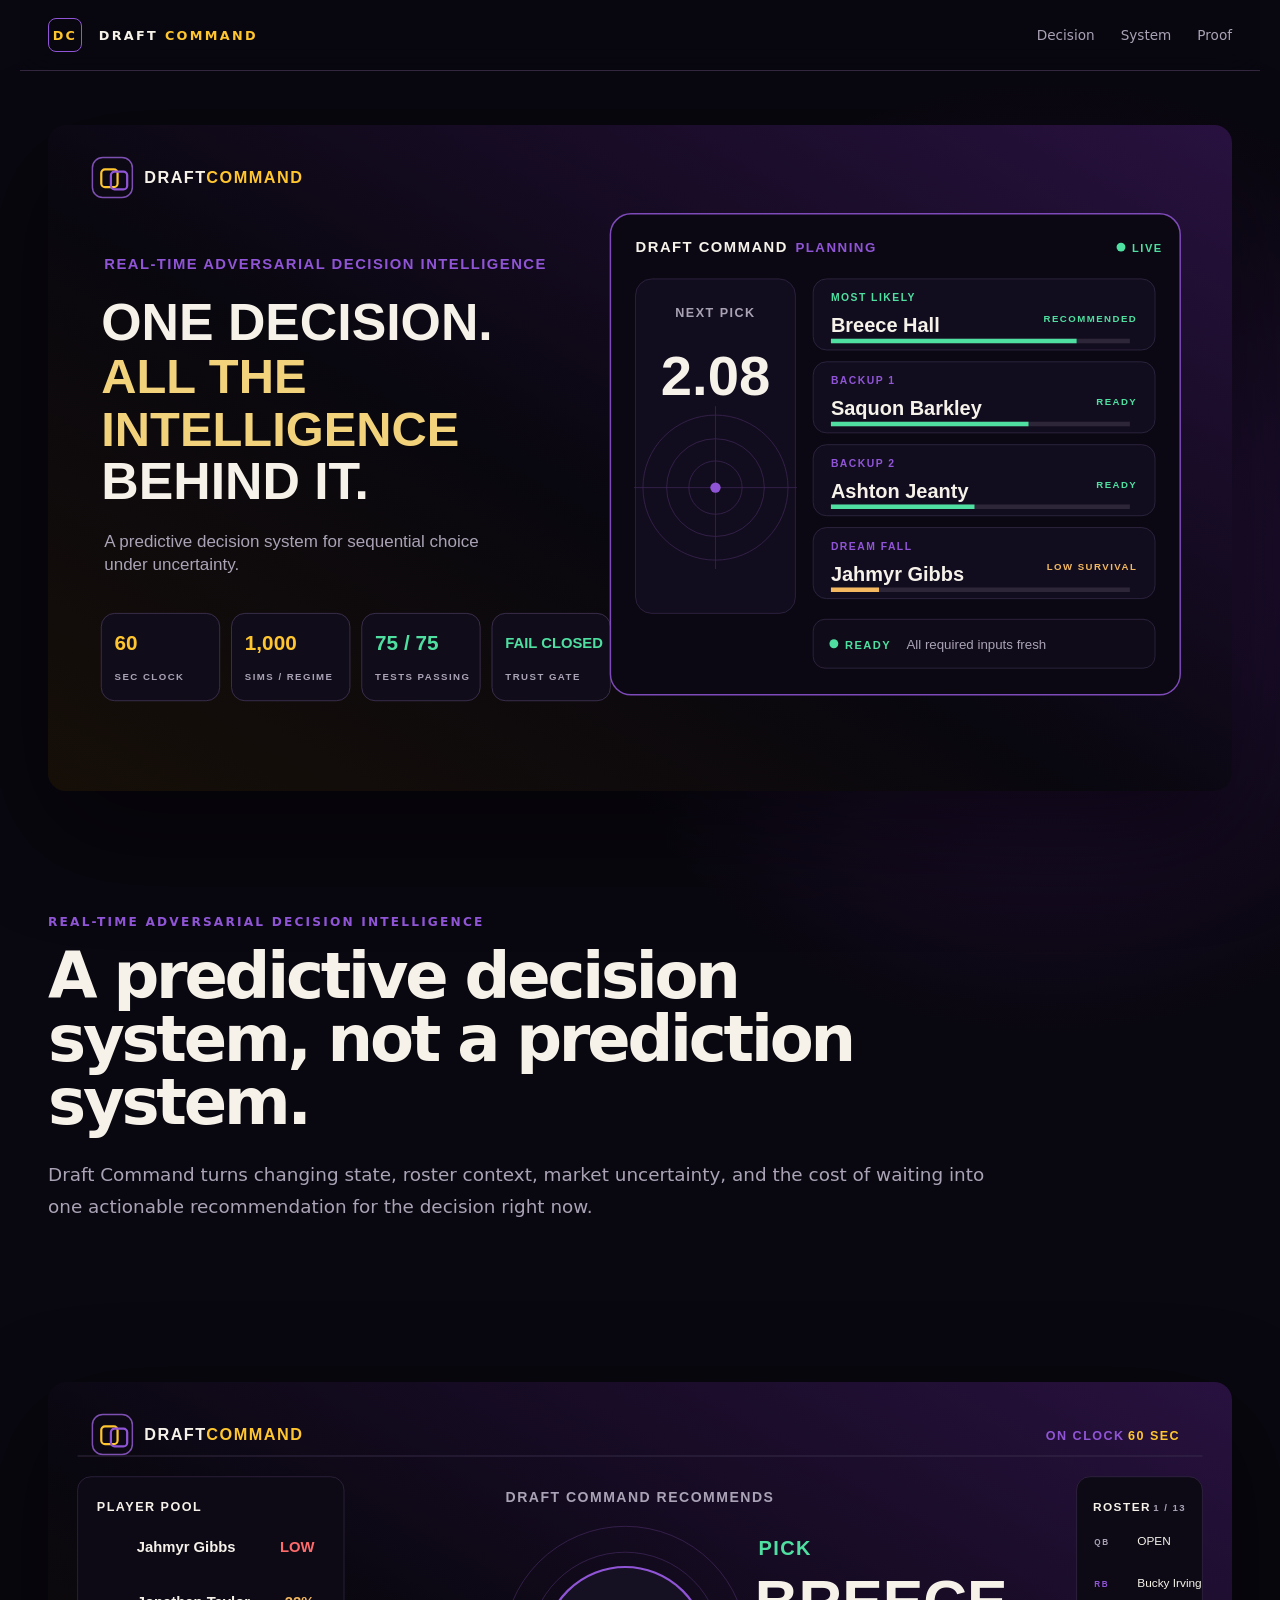
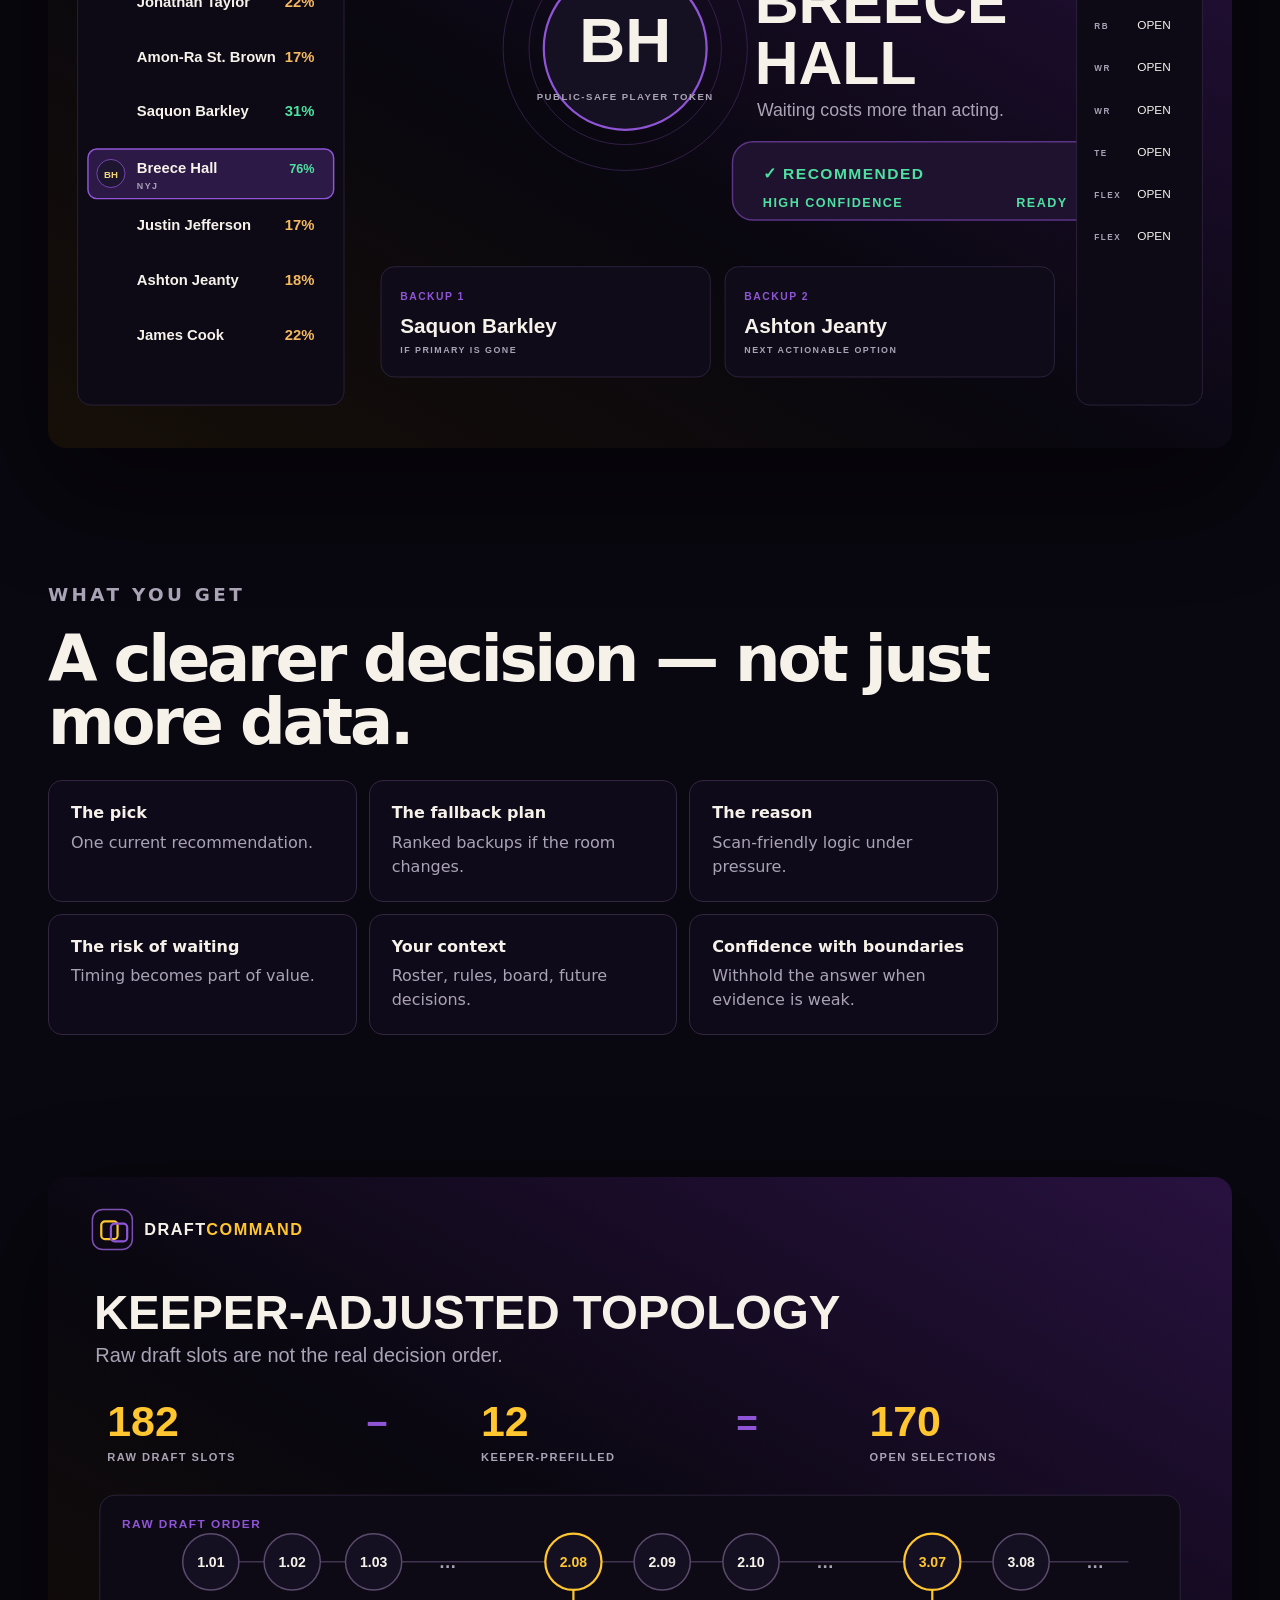
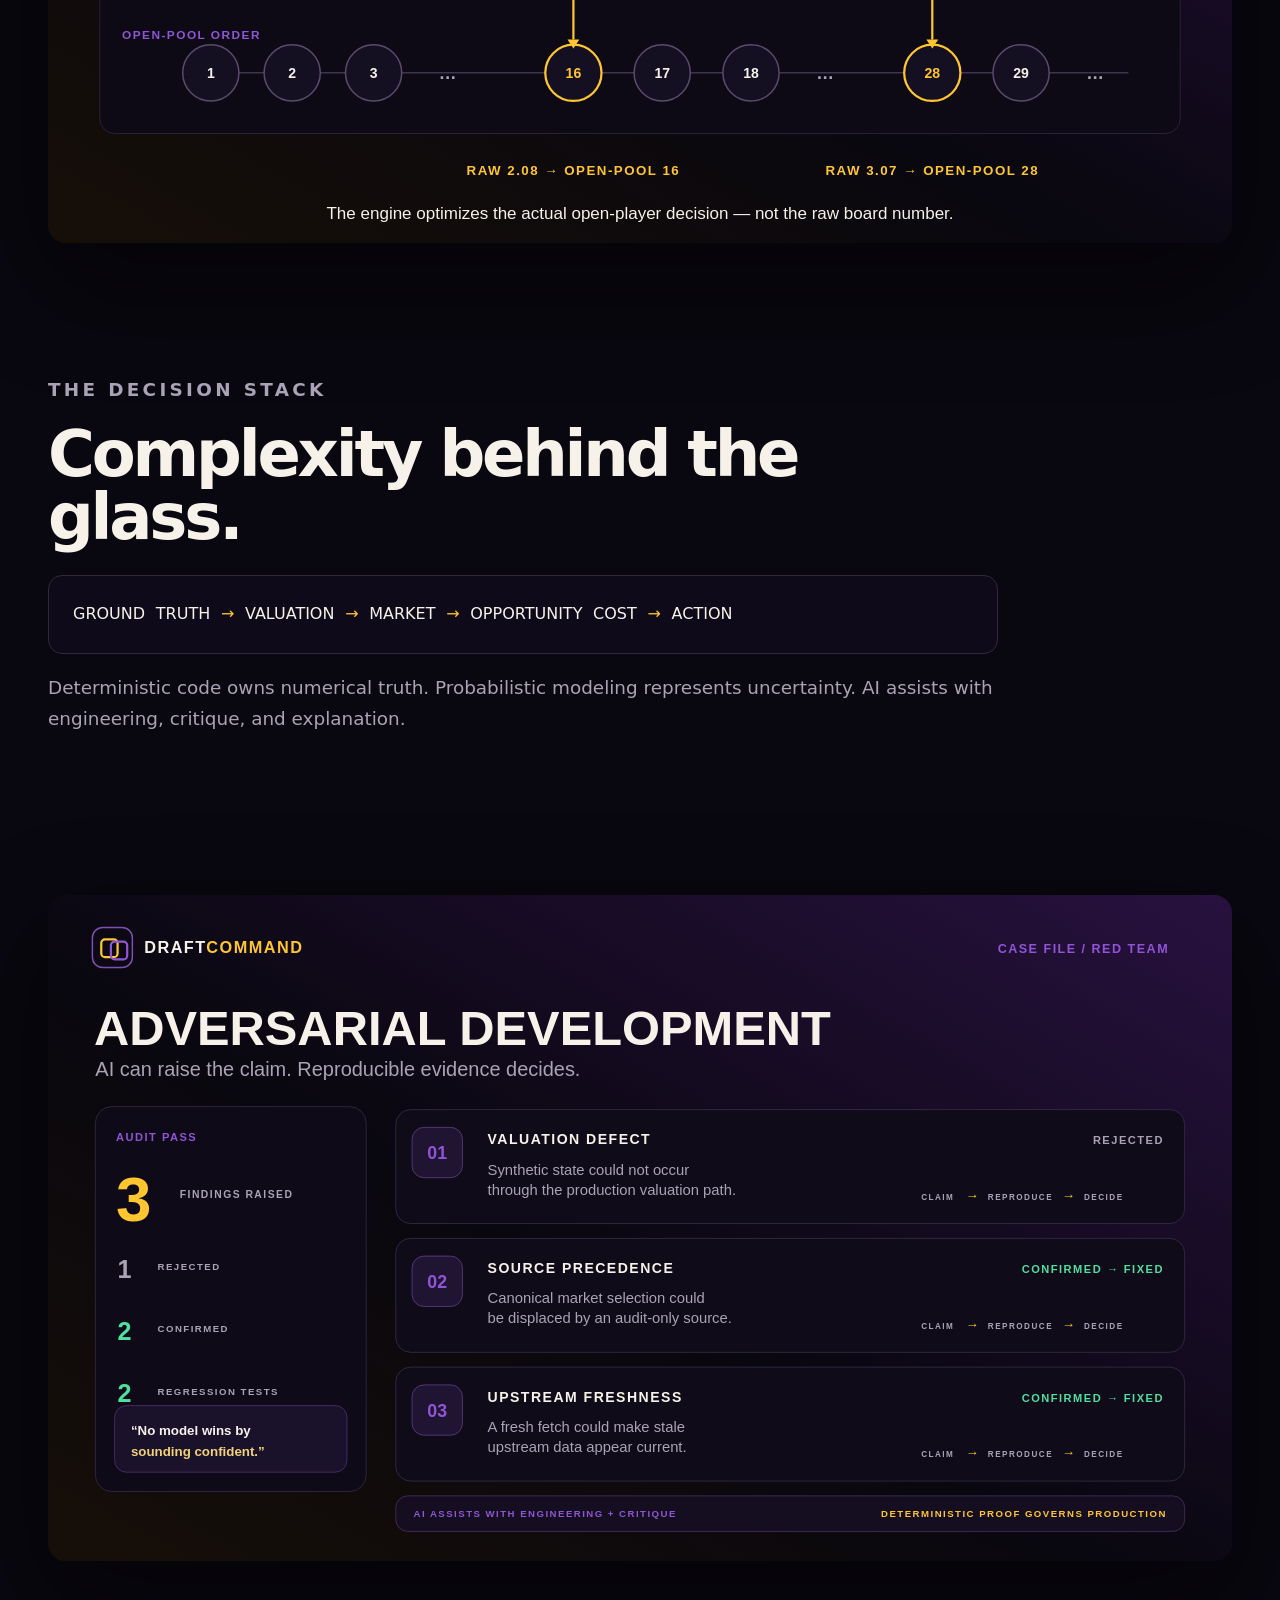
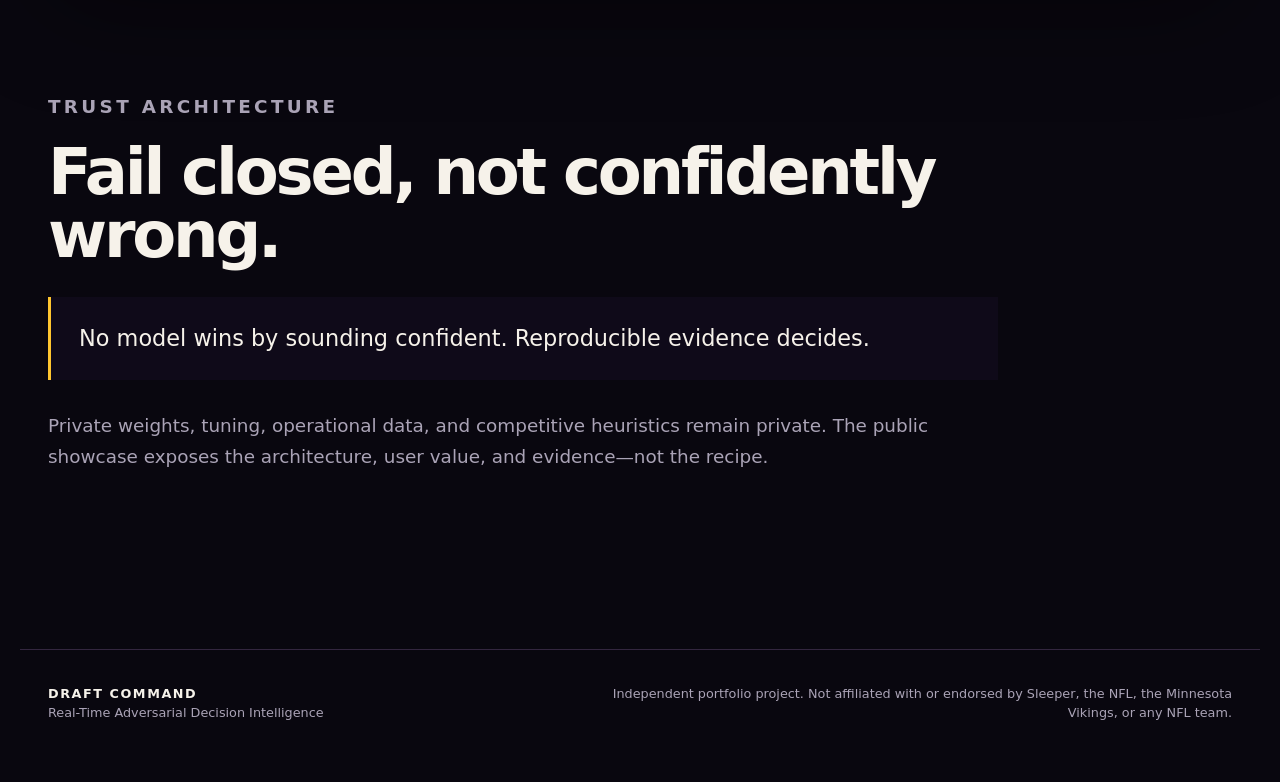
<file: docs/index.html>
<!doctype html>
<html lang="en">
<head>
  <meta charset="utf-8">
  <meta name="viewport" content="width=device-width,initial-scale=1">
  <title>Draft Command — Real-Time Adversarial Decision Intelligence</title>
  <meta name="description" content="A predictive decision system for sequential choice under uncertainty.">
  <link rel="stylesheet" href="styles.css">
</head>
<body>
<header class="top">
  <a href="#top" class="brand"><span>DC</span> DRAFT <b>COMMAND</b></a>
  <nav><a href="#decision">Decision</a><a href="#system">System</a><a href="#proof">Proof</a></nav>
</header>

<main id="top">
  <section class="visual"><img src="assets/hero.svg" alt="Draft Command hero"></section>

  <section class="intro">
    <p class="eyebrow">REAL-TIME ADVERSARIAL DECISION INTELLIGENCE</p>
    <h1>A predictive decision system, not a prediction system.</h1>
    <p>Draft Command turns changing state, roster context, market uncertainty, and the cost of waiting into one actionable recommendation for the decision right now.</p>
  </section>

  <section id="decision" class="visual"><img src="assets/decision.svg" alt="Draft Command decision surface"></section>

  <section class="copy">
    <p class="eyebrow">WHAT YOU GET</p>
    <h2>A clearer decision — not just more data.</h2>
    <div class="grid">
      <article><b>The pick</b><p>One current recommendation.</p></article>
      <article><b>The fallback plan</b><p>Ranked backups if the room changes.</p></article>
      <article><b>The reason</b><p>Scan-friendly logic under pressure.</p></article>
      <article><b>The risk of waiting</b><p>Timing becomes part of value.</p></article>
      <article><b>Your context</b><p>Roster, rules, board, future decisions.</p></article>
      <article><b>Confidence with boundaries</b><p>Withhold the answer when evidence is weak.</p></article>
    </div>
  </section>

  <section id="system" class="visual"><img src="assets/topology.svg" alt="Keeper-adjusted topology"></section>

  <section class="copy">
    <p class="eyebrow">THE DECISION STACK</p>
    <h2>Complexity behind the glass.</h2>
    <div class="stack">GROUND TRUTH <i>→</i> VALUATION <i>→</i> MARKET <i>→</i> OPPORTUNITY COST <i>→</i> ACTION</div>
    <p>Deterministic code owns numerical truth. Probabilistic modeling represents uncertainty. AI assists with engineering, critique, and explanation.</p>
  </section>

  <section id="proof" class="visual"><img src="assets/audit.svg" alt="Adversarial development case file"></section>

  <section class="copy trust">
    <p class="eyebrow">TRUST ARCHITECTURE</p>
    <h2>Fail closed, not confidently wrong.</h2>
    <blockquote>No model wins by sounding confident. Reproducible evidence decides.</blockquote>
    <p>Private weights, tuning, operational data, and competitive heuristics remain private. The public showcase exposes the architecture, user value, and evidence—not the recipe.</p>
  </section>
</main>

<footer>
  <div><b>DRAFT COMMAND</b><br>Real-Time Adversarial Decision Intelligence</div>
  <p>Independent portfolio project. Not affiliated with or endorsed by Sleeper, the NFL, the Minnesota Vikings, or any NFL team.</p>
</footer>
</body>
</html>
</file>
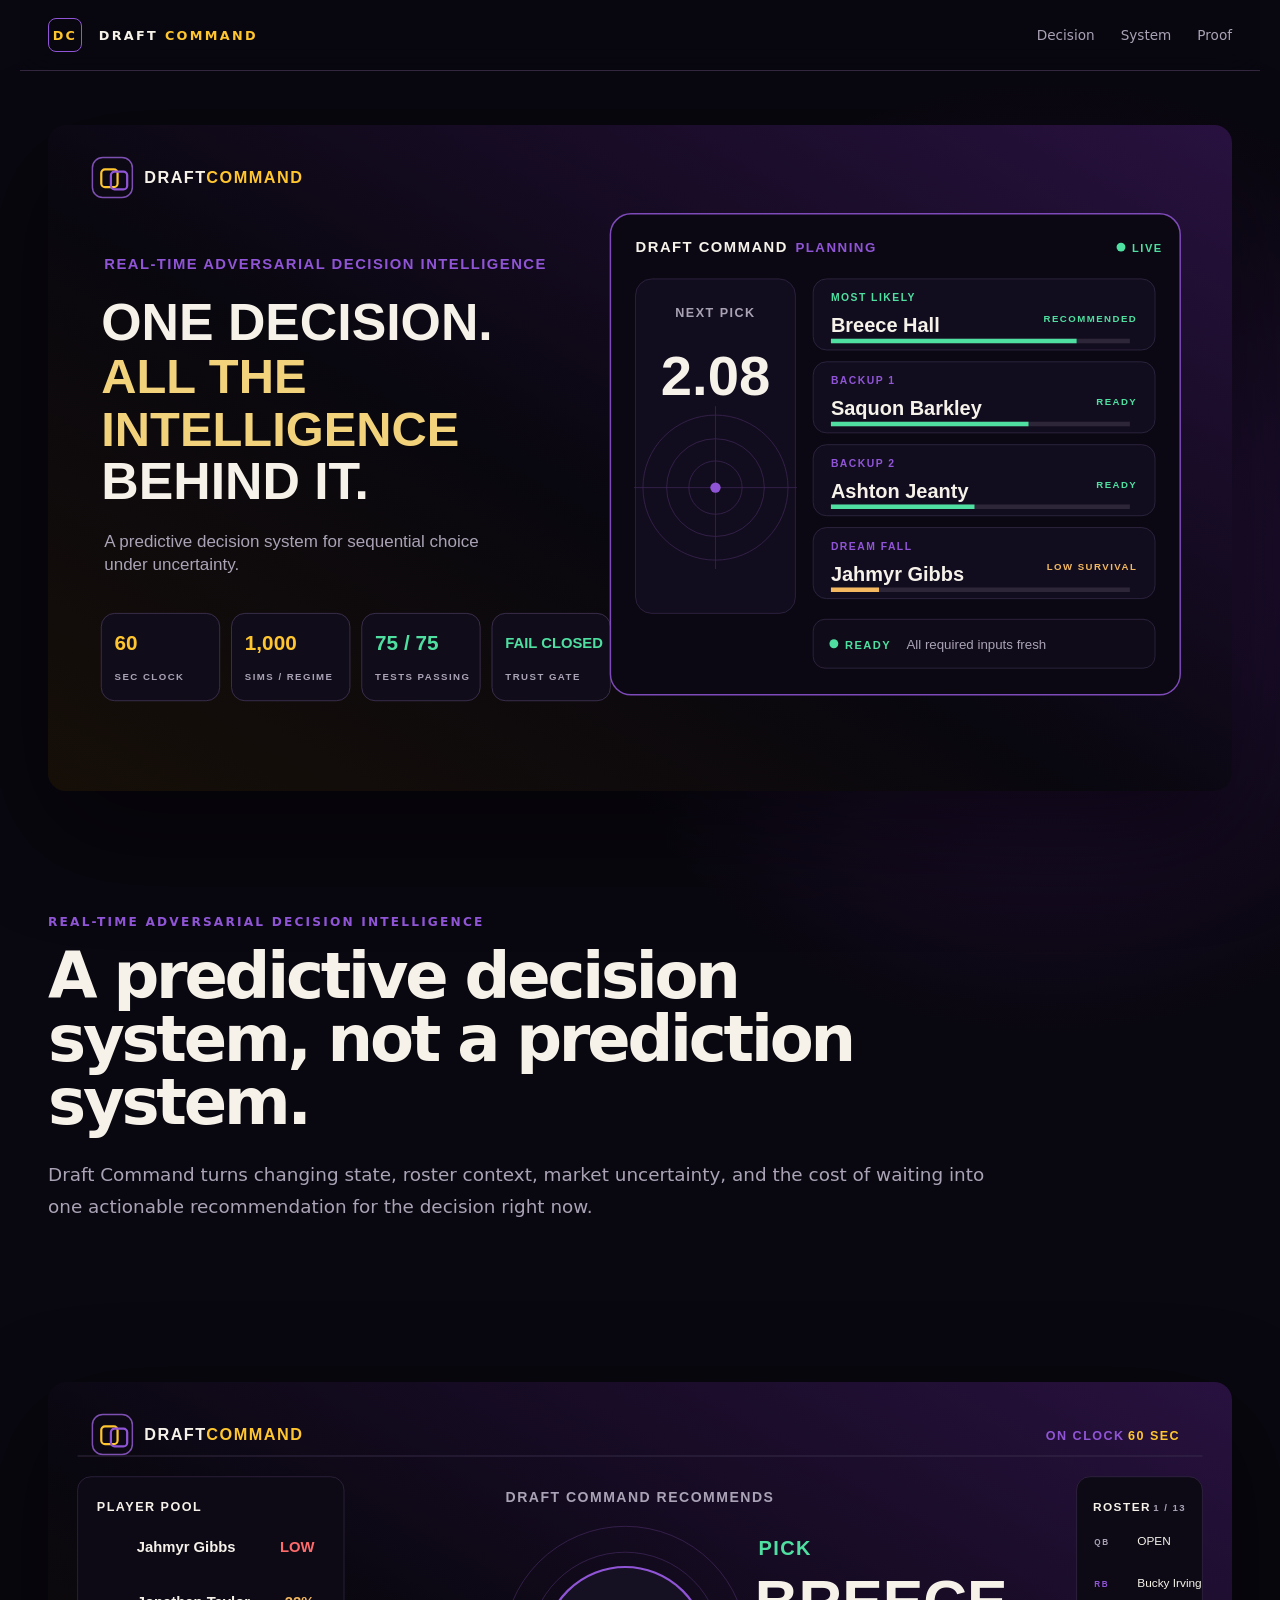
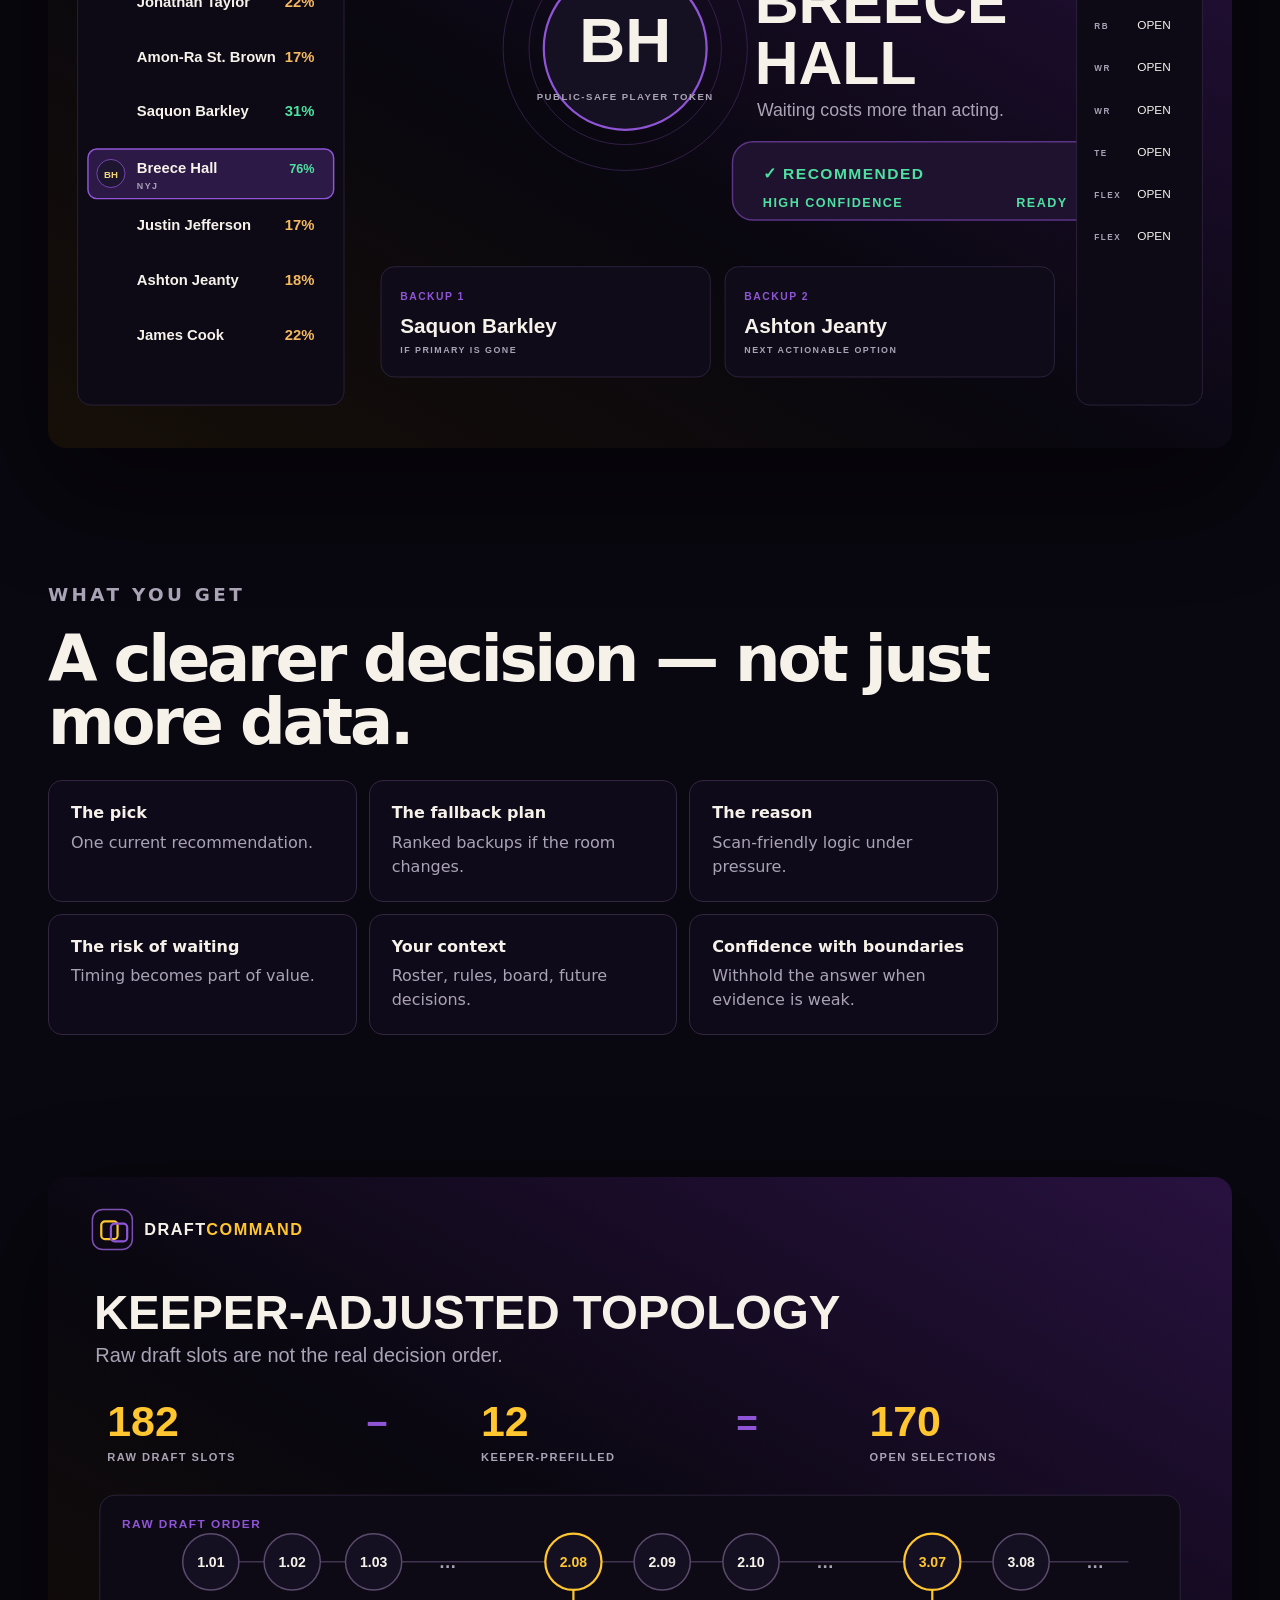
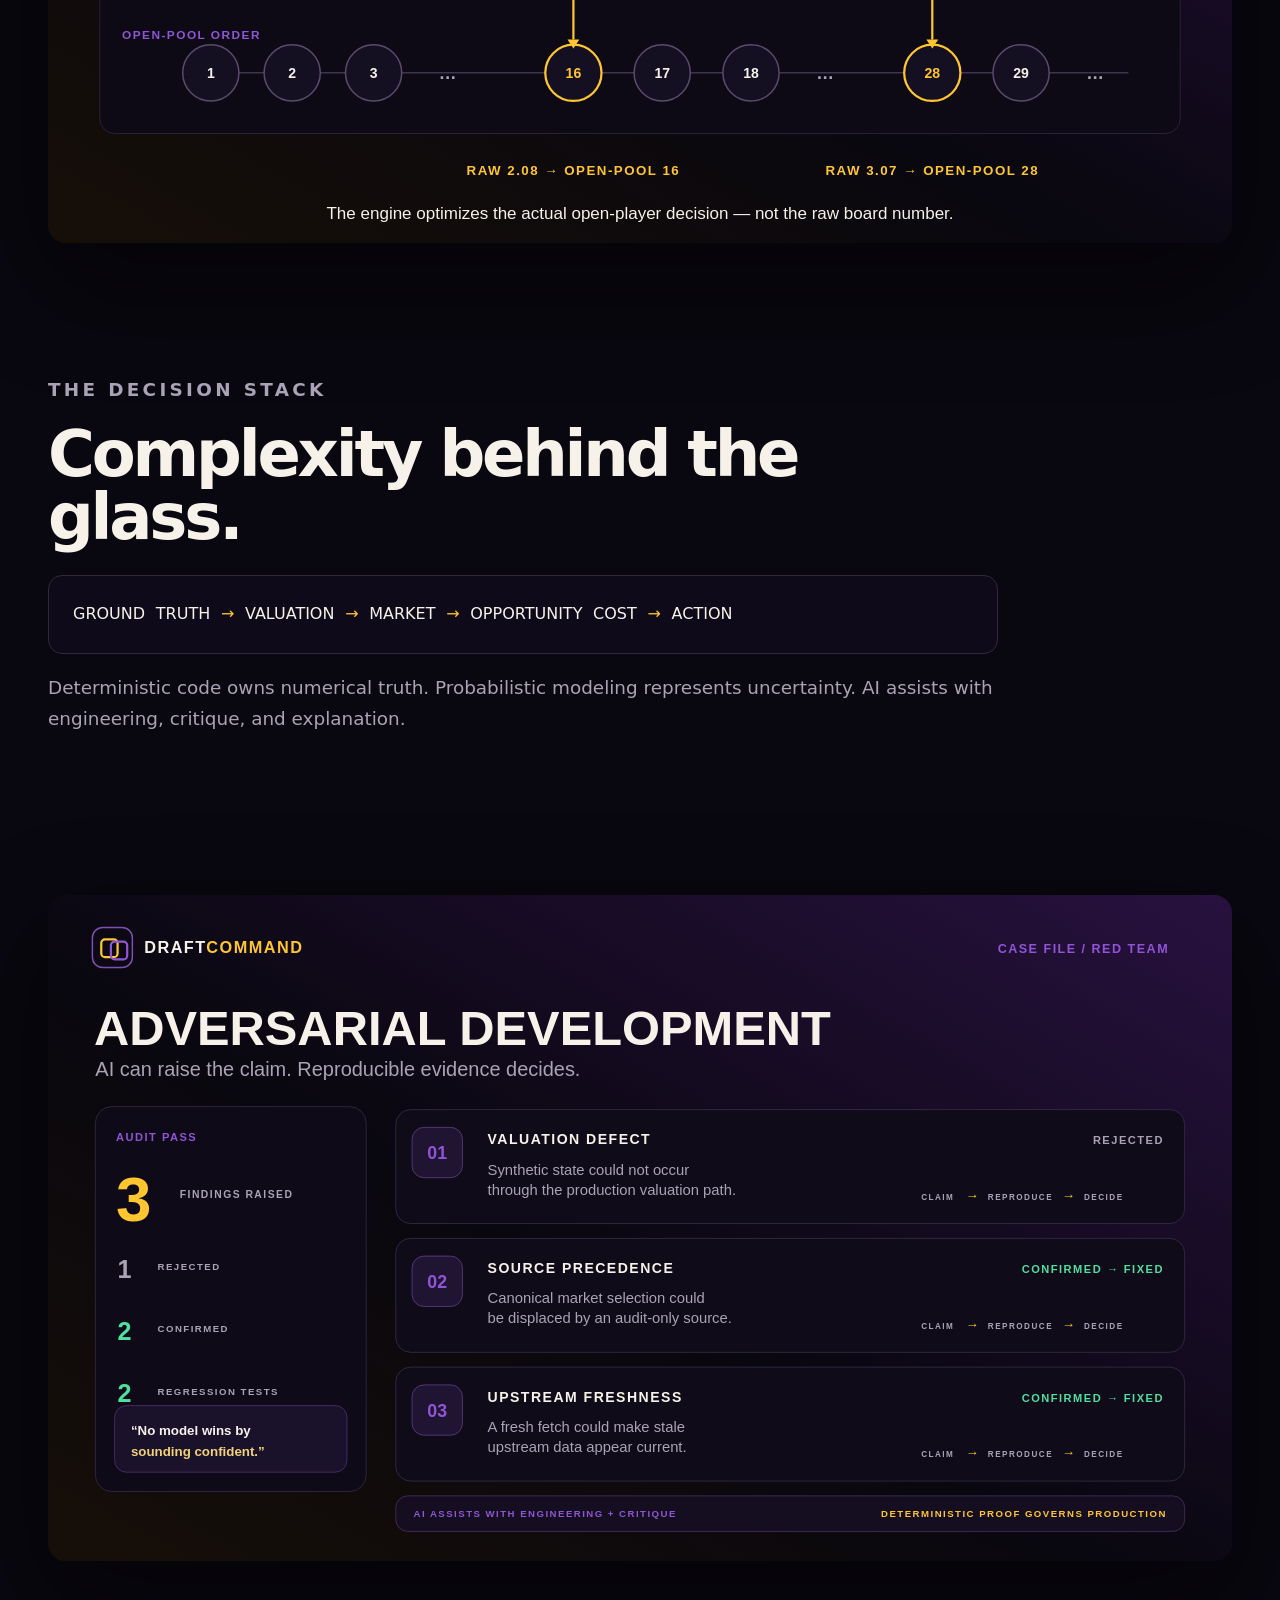
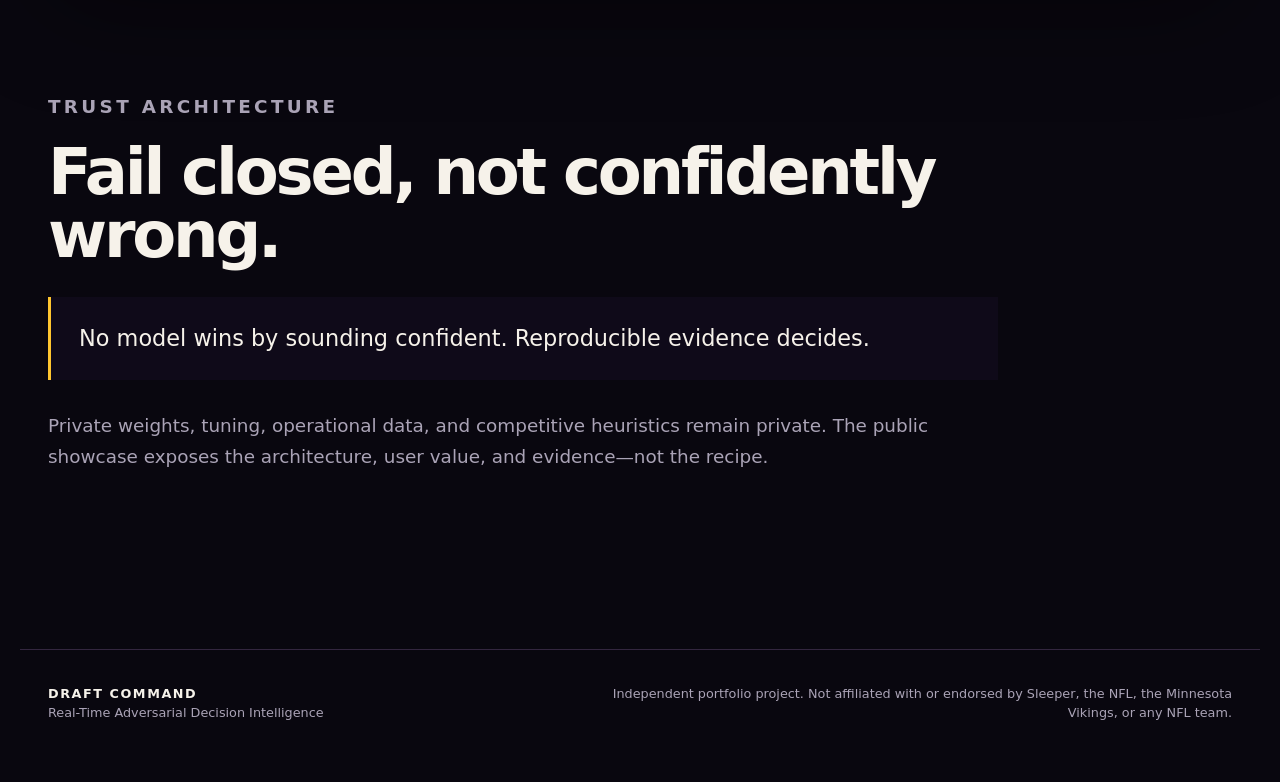
<file: site/index.html>
<!doctype html>
<html lang="en">
<head>
  <meta charset="utf-8">
  <meta name="viewport" content="width=device-width,initial-scale=1">
  <title>Draft Command — Real-Time Adversarial Decision Intelligence</title>
  <meta name="description" content="A predictive decision system for sequential choice under uncertainty.">
  <link rel="stylesheet" href="styles.css">
</head>
<body>
<header class="top">
  <a href="#top" class="brand"><span>DC</span> DRAFT <b>COMMAND</b></a>
  <nav><a href="#decision">Decision</a><a href="#system">System</a><a href="#proof">Proof</a></nav>
</header>

<main id="top">
  <section class="visual"><img src="../assets/hero.svg" alt="Draft Command hero"></section>

  <section class="intro">
    <p class="eyebrow">REAL-TIME ADVERSARIAL DECISION INTELLIGENCE</p>
    <h1>A predictive decision system, not a prediction system.</h1>
    <p>Draft Command turns changing state, roster context, market uncertainty, and the cost of waiting into one actionable recommendation for the decision right now.</p>
  </section>

  <section id="decision" class="visual"><img src="../assets/decision.svg" alt="Draft Command decision surface"></section>

  <section class="copy">
    <p class="eyebrow">WHAT YOU GET</p>
    <h2>A clearer decision — not just more data.</h2>
    <div class="grid">
      <article><b>The pick</b><p>One current recommendation.</p></article>
      <article><b>The fallback plan</b><p>Ranked backups if the room changes.</p></article>
      <article><b>The reason</b><p>Scan-friendly logic under pressure.</p></article>
      <article><b>The risk of waiting</b><p>Timing becomes part of value.</p></article>
      <article><b>Your context</b><p>Roster, rules, board, future decisions.</p></article>
      <article><b>Confidence with boundaries</b><p>Withhold the answer when evidence is weak.</p></article>
    </div>
  </section>

  <section id="system" class="visual"><img src="../assets/topology.svg" alt="Keeper-adjusted topology"></section>

  <section class="copy">
    <p class="eyebrow">THE DECISION STACK</p>
    <h2>Complexity behind the glass.</h2>
    <div class="stack">GROUND TRUTH <i>→</i> VALUATION <i>→</i> MARKET <i>→</i> OPPORTUNITY COST <i>→</i> ACTION</div>
    <p>Deterministic code owns numerical truth. Probabilistic modeling represents uncertainty. AI assists with engineering, critique, and explanation.</p>
  </section>

  <section id="proof" class="visual"><img src="../assets/audit.svg" alt="Adversarial development case file"></section>

  <section class="copy trust">
    <p class="eyebrow">TRUST ARCHITECTURE</p>
    <h2>Fail closed, not confidently wrong.</h2>
    <blockquote>No model wins by sounding confident. Reproducible evidence decides.</blockquote>
    <p>Private weights, tuning, operational data, and competitive heuristics remain private. The public showcase exposes the architecture, user value, and evidence—not the recipe.</p>
  </section>
</main>

<footer>
  <div><b>DRAFT COMMAND</b><br>Real-Time Adversarial Decision Intelligence</div>
  <p>Independent portfolio project. Not affiliated with or endorsed by Sleeper, the NFL, the Minnesota Vikings, or any NFL team.</p>
</footer>
</body>
</html>
</file>
<file: docs/styles.css>
:root{
--bg:#09070f;--surface:#120d1e;--text:#f6f2ea;--muted:#aaa3b6;
--purple:#9055d6;--gold:#ffc62f;--green:#4fe0a1;--line:#33263f}
*{box-sizing:border-box}html{scroll-behavior:smooth}
body{margin:0;background:radial-gradient(circle at 82% 10%,#28113f 0,#09070f 30rem),var(--bg);color:var(--text);font-family:Inter,ui-sans-serif,system-ui,-apple-system,BlinkMacSystemFont,"Segoe UI",sans-serif}
a{color:inherit;text-decoration:none}.top{position:sticky;top:0;z-index:10;display:flex;align-items:center;justify-content:space-between;padding:18px 28px;max-width:1240px;margin:auto;background:#09070fdd;backdrop-filter:blur(18px);border-bottom:1px solid var(--line)}
.brand{font-size:.8rem;font-weight:800;letter-spacing:.18em}.brand span{display:inline-grid;place-items:center;width:34px;height:34px;margin-right:10px;border:1px solid var(--purple);border-radius:8px;color:var(--gold)}.brand b{color:var(--gold)}
nav{display:flex;gap:26px;color:var(--muted);font-size:.85rem}main{max-width:1240px;margin:auto;padding:0 28px}
.visual{padding:54px 0 24px}.visual img{display:block;width:100%;border-radius:18px;box-shadow:0 40px 110px #0007}
.intro,.copy{padding:88px 0;max-width:950px}.eyebrow{color:var(--purple);font-size:.76rem;font-weight:800;letter-spacing:.18em}.intro h1,.copy h2{font-size:clamp(2.4rem,5vw,5rem);line-height:.98;letter-spacing:-.05em;margin:16px 0 26px}.intro>p:last-child,.copy>p{color:var(--muted);font-size:1.15rem;line-height:1.7}
.grid{display:grid;grid-template-columns:repeat(3,1fr);gap:12px}.grid article{padding:22px;border:1px solid var(--line);border-radius:14px;background:#120d1eaa}.grid b{font-size:1rem}.grid p{margin:.55rem 0 0;color:var(--muted);line-height:1.5}
.stack{padding:24px;border:1px solid var(--line);border-radius:14px;background:#120d1eaa;word-spacing:.35em;line-height:1.8}.stack i{color:var(--gold);font-style:normal}
blockquote{margin:30px 0;padding:25px 28px;border-left:3px solid var(--gold);background:#120d1eaa;font-size:1.4rem;line-height:1.5}
footer{max-width:1240px;margin:70px auto 0;padding:34px 28px 60px;border-top:1px solid var(--line);display:flex;justify-content:space-between;gap:30px;color:var(--muted);font-size:.8rem;line-height:1.5}footer b{color:var(--text);letter-spacing:.12em}footer p{max-width:620px;text-align:right;margin:0}
@media(max-width:780px){nav{display:none}.grid{grid-template-columns:1fr 1fr}.visual{padding-top:30px}.intro,.copy{padding:62px 0}.stack{font-size:.85rem}footer{flex-direction:column}footer p{text-align:left}}
@media(max-width:520px){main{padding:0 16px}.top{padding:14px 16px}.grid{grid-template-columns:1fr}.visual img{border-radius:10px}}
</file>
<file: site/styles.css>
:root{
--bg:#09070f;--surface:#120d1e;--text:#f6f2ea;--muted:#aaa3b6;
--purple:#9055d6;--gold:#ffc62f;--green:#4fe0a1;--line:#33263f}
*{box-sizing:border-box}html{scroll-behavior:smooth}
body{margin:0;background:radial-gradient(circle at 82% 10%,#28113f 0,#09070f 30rem),var(--bg);color:var(--text);font-family:Inter,ui-sans-serif,system-ui,-apple-system,BlinkMacSystemFont,"Segoe UI",sans-serif}
a{color:inherit;text-decoration:none}.top{position:sticky;top:0;z-index:10;display:flex;align-items:center;justify-content:space-between;padding:18px 28px;max-width:1240px;margin:auto;background:#09070fdd;backdrop-filter:blur(18px);border-bottom:1px solid var(--line)}
.brand{font-size:.8rem;font-weight:800;letter-spacing:.18em}.brand span{display:inline-grid;place-items:center;width:34px;height:34px;margin-right:10px;border:1px solid var(--purple);border-radius:8px;color:var(--gold)}.brand b{color:var(--gold)}
nav{display:flex;gap:26px;color:var(--muted);font-size:.85rem}main{max-width:1240px;margin:auto;padding:0 28px}
.visual{padding:54px 0 24px}.visual img{display:block;width:100%;border-radius:18px;box-shadow:0 40px 110px #0007}
.intro,.copy{padding:88px 0;max-width:950px}.eyebrow{color:var(--purple);font-size:.76rem;font-weight:800;letter-spacing:.18em}.intro h1,.copy h2{font-size:clamp(2.4rem,5vw,5rem);line-height:.98;letter-spacing:-.05em;margin:16px 0 26px}.intro>p:last-child,.copy>p{color:var(--muted);font-size:1.15rem;line-height:1.7}
.grid{display:grid;grid-template-columns:repeat(3,1fr);gap:12px}.grid article{padding:22px;border:1px solid var(--line);border-radius:14px;background:#120d1eaa}.grid b{font-size:1rem}.grid p{margin:.55rem 0 0;color:var(--muted);line-height:1.5}
.stack{padding:24px;border:1px solid var(--line);border-radius:14px;background:#120d1eaa;word-spacing:.35em;line-height:1.8}.stack i{color:var(--gold);font-style:normal}
blockquote{margin:30px 0;padding:25px 28px;border-left:3px solid var(--gold);background:#120d1eaa;font-size:1.4rem;line-height:1.5}
footer{max-width:1240px;margin:70px auto 0;padding:34px 28px 60px;border-top:1px solid var(--line);display:flex;justify-content:space-between;gap:30px;color:var(--muted);font-size:.8rem;line-height:1.5}footer b{color:var(--text);letter-spacing:.12em}footer p{max-width:620px;text-align:right;margin:0}
@media(max-width:780px){nav{display:none}.grid{grid-template-columns:1fr 1fr}.visual{padding-top:30px}.intro,.copy{padding:62px 0}.stack{font-size:.85rem}footer{flex-direction:column}footer p{text-align:left}}
@media(max-width:520px){main{padding:0 16px}.top{padding:14px 16px}.grid{grid-template-columns:1fr}.visual img{border-radius:10px}}
</file>
